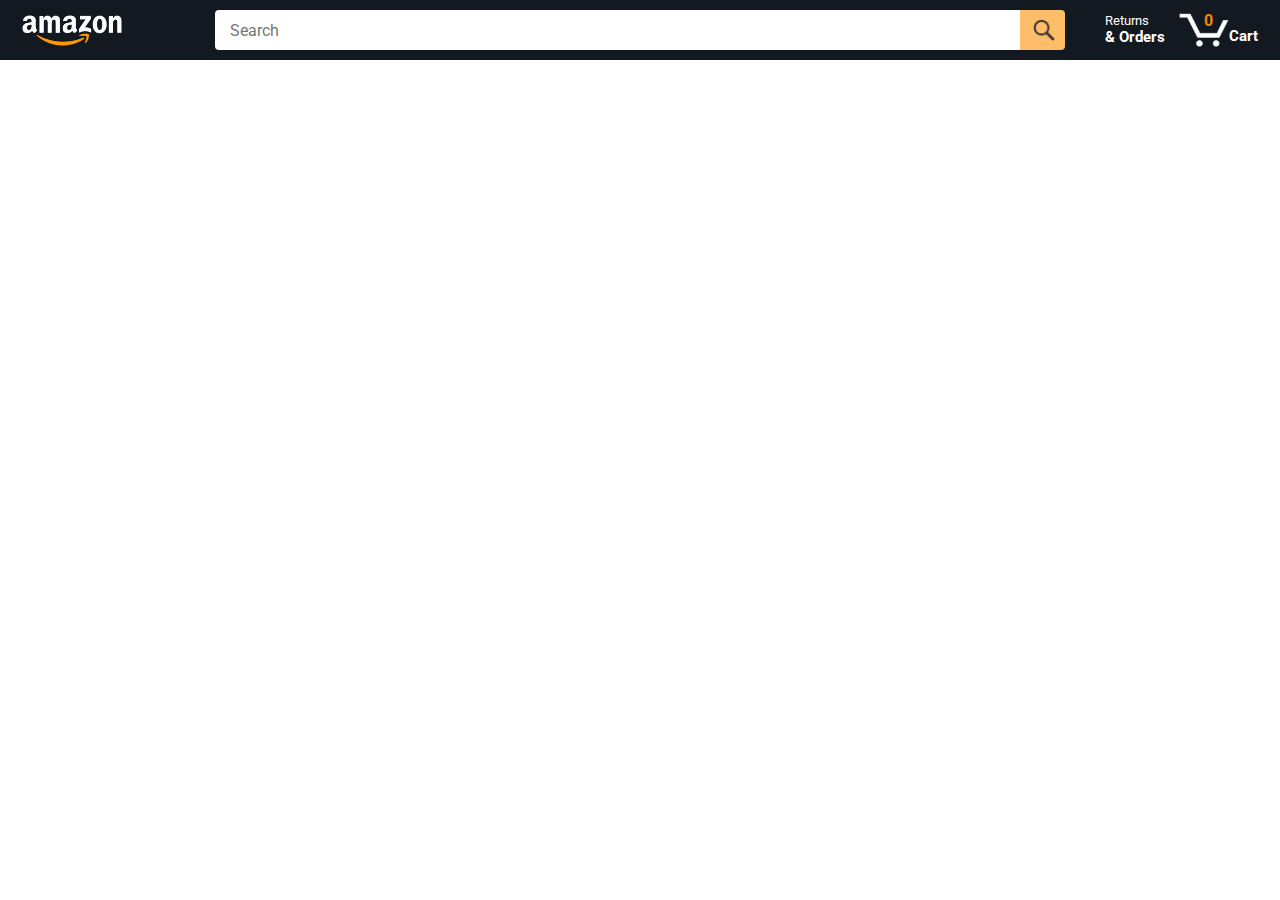
<file: index.html>
<!DOCTYPE html>
<html>
  <head>
    <title>Amazon Project</title>

    <!-- This code is needed for responsive design to work.
      (Responsive design = make the website look good on
      smaller screen sizes like a phone or a tablet). -->
    <meta name="viewport" content="width=device-width, initial-scale=1">

    <!-- Load a font called Roboto from Google Fonts. -->
    <link rel="preconnect" href="https://fonts.googleapis.com">
    <link rel="preconnect" href="https://fonts.gstatic.com" crossorigin>
    <link href="https://fonts.googleapis.com/css2?family=Roboto:wght@400;500;700&display=swap" rel="stylesheet">
    <link rel="shortcut icon" href="./images\amazon-mobile-logo-white.png" />
    <!-- Here are the CSS files for this page. -->
    <link rel="stylesheet" href="styles/shared/general.css">
    <link rel="stylesheet" href="styles/shared/amazon-header.css">
    <link rel="stylesheet" href="styles/pages/amazon.css">
  </head>
  <body>
    <div class="amazon-header">
      <div class="amazon-header-left-section">
        <a href="index.html" class="header-link">
          <img class="amazon-logo"
            src="images/amazon-logo-white.png">
          <img class="amazon-mobile-logo"
            src="images/amazon-mobile-logo-white.png">
        </a>
      </div>

      <div class="amazon-header-middle-section">
        <input class="search-bar" type="text" placeholder="Search">

        <button class="search-button">
          <img class="search-icon" src="images/icons/search-icon.png">
        </button>
      </div>

      <div class="amazon-header-right-section">
        <a class="orders-link header-link" href="orders.html">
          <span class="returns-text">Returns</span>
          <span class="orders-text">& Orders</span>
        </a>

        <a class="cart-link header-link" href="checkout.html">
          <img class="cart-icon" src="images/icons/cart-icon.png">
          <div class="cart-quantity js-cart-quantity">0</div>
          <div class="cart-text">Cart</div>
        </a>
      </div>
    </div>

    <div class="main">
      <div class="products-grid js-products-grid">
      </div>
    </div>

    <script type="module" src="scripts/index.js"></script>
  </body>
</html>
</file>
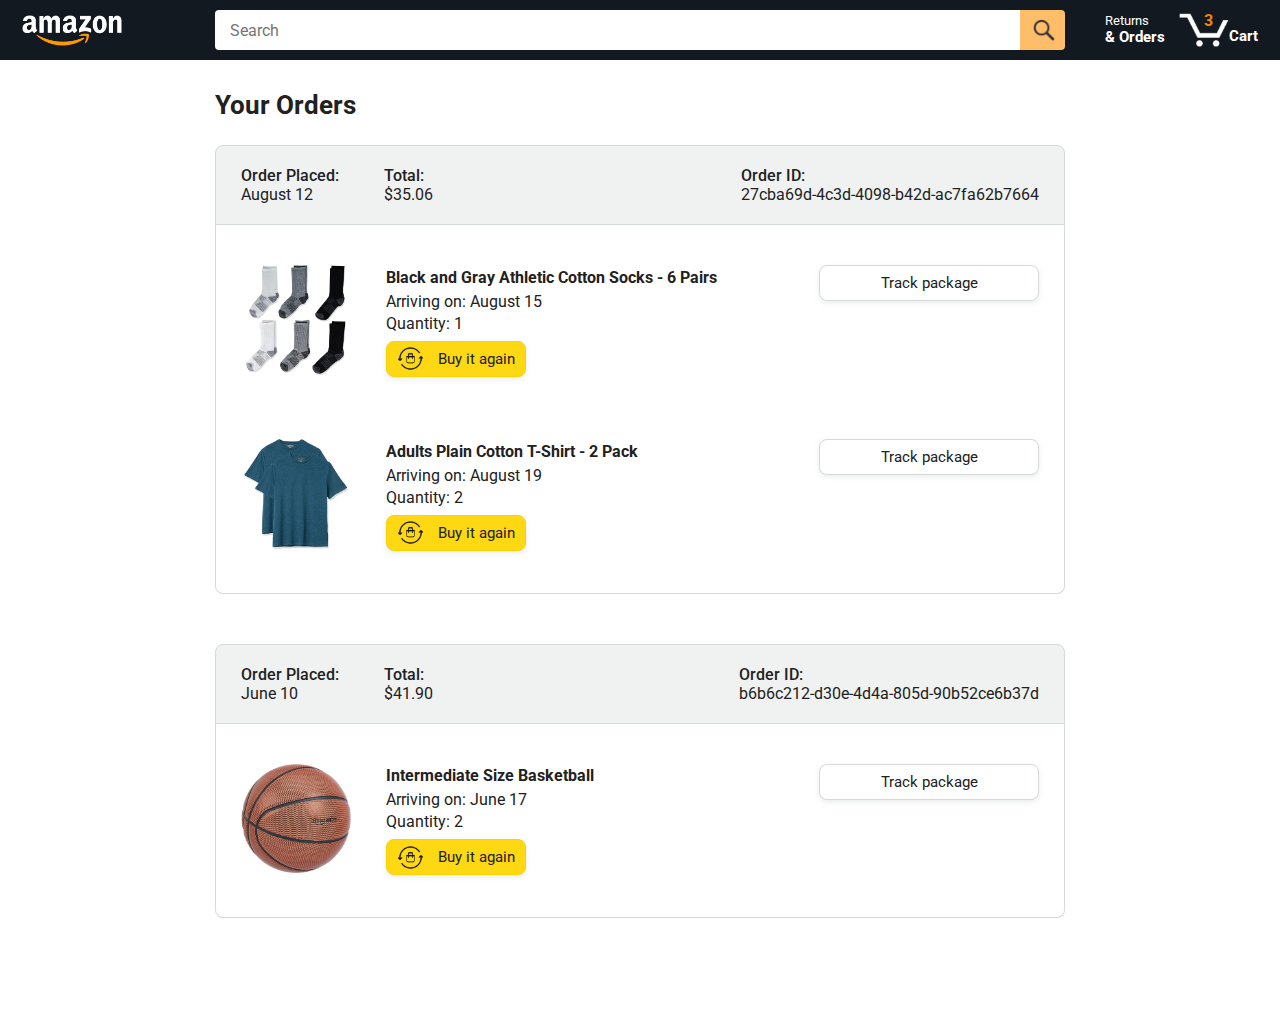
<file: orders.html>
<!DOCTYPE html>
<html>
  <head>
    <title>Orders</title>

    <!-- This code is needed for responsive design to work.
      (Responsive design = make the website look good on
      smaller screen sizes like a phone or a tablet). -->
    <meta name="viewport" content="width=device-width, initial-scale=1">

    <!-- Load a font called Roboto from Google Fonts. -->
    <link rel="preconnect" href="https://fonts.googleapis.com">
    <link rel="preconnect" href="https://fonts.gstatic.com" crossorigin>
    <link href="https://fonts.googleapis.com/css2?family=Roboto:wght@400;500;700&display=swap" rel="stylesheet">

    <!-- Here are the CSS files for this page. -->
    <link rel="stylesheet" href="styles/shared/general.css">
    <link rel="stylesheet" href="styles/shared/amazon-header.css">
    <link rel="stylesheet" href="styles/pages/orders.css">
  </head>
  <body>
    <div class="amazon-header">
      <div class="amazon-header-left-section">
        <a href="index.html" class="header-link">
          <img class="amazon-logo"
            src="images/amazon-logo-white.png">
          <img class="amazon-mobile-logo"
            src="images/amazon-mobile-logo-white.png">
        </a>
      </div>

      <div class="amazon-header-middle-section">
        <input class="search-bar" type="text" placeholder="Search">

        <button class="search-button">
          <img class="search-icon" src="images/icons/search-icon.png">
        </button>
      </div>

      <div class="amazon-header-right-section">
        <a class="orders-link header-link" href="orders.html">
          <span class="returns-text">Returns</span>
          <span class="orders-text">& Orders</span>
        </a>

        <a class="cart-link header-link" href="checkout.html">
          <img class="cart-icon" src="images/icons/cart-icon.png">
          <div class="cart-quantity">3</div>
          <div class="cart-text">Cart</div>
        </a>
      </div>
    </div>

    <div class="main">
      <div class="page-title">Your Orders</div>

      <div class="orders-grid">
        <div class="order-container">
          
          <div class="order-header">
            <div class="order-header-left-section">
              <div class="order-date">
                <div class="order-header-label">Order Placed:</div>
                <div>August 12</div>
              </div>
              <div class="order-total">
                <div class="order-header-label">Total:</div>
                <div>$35.06</div>
              </div>
            </div>

            <div class="order-header-right-section">
              <div class="order-header-label">Order ID:</div>
              <div>27cba69d-4c3d-4098-b42d-ac7fa62b7664</div>
            </div>
          </div>

          <div class="order-details-grid">
            <div class="product-image-container">
              <img src="images/products/athletic-cotton-socks-6-pairs.jpg">
            </div>

            <div class="product-details">
              <div class="product-name">
                Black and Gray Athletic Cotton Socks - 6 Pairs
              </div>
              <div class="product-delivery-date">
                Arriving on: August 15
              </div>
              <div class="product-quantity">
                Quantity: 1
              </div>
              <button class="buy-again-button button-primary">
                <img class="buy-again-icon" src="images/icons/buy-again.png">
                <span class="buy-again-message">Buy it again</span>
              </button>
            </div>

            <div class="product-actions">
              <a href="tracking.html">
                <button class="track-package-button button-secondary">
                  Track package
                </button>
              </a>
            </div>

            <div class="product-image-container">
              <img src="images/products/adults-plain-cotton-tshirt-2-pack-teal.jpg">
            </div>

            <div class="product-details">
              <div class="product-name">
                Adults Plain Cotton T-Shirt - 2 Pack
              </div>
              <div class="product-delivery-date">
                Arriving on: August 19
              </div>
              <div class="product-quantity">
                Quantity: 2
              </div>
              <button class="buy-again-button button-primary">
                <img class="buy-again-icon" src="images/icons/buy-again.png">
                <span class="buy-again-message">Buy it again</span>
              </button>
            </div>

            <div class="product-actions">
              <a href="tracking.html?orderId=123&productId=456">
                <button class="track-package-button button-secondary">
                  Track package
                </button>
              </a>
            </div>
          </div>
        </div>

        <div class="order-container">

          <div class="order-header">
            <div class="order-header-left-section">
              <div class="order-date">
                <div class="order-header-label">Order Placed:</div>
                <div>June 10</div>
              </div>
              <div class="order-total">
                <div class="order-header-label">Total:</div>
                <div>$41.90</div>
              </div>
            </div>

            <div class="order-header-right-section">
              <div class="order-header-label">Order ID:</div>
              <div>b6b6c212-d30e-4d4a-805d-90b52ce6b37d</div>
            </div>
          </div>

          <div class="order-details-grid">
            <div class="product-image-container">
              <img src="images/products/intermediate-composite-basketball.jpg">
            </div>

            <div class="product-details">
              <div class="product-name">
                Intermediate Size Basketball
              </div>
              <div class="product-delivery-date">
                Arriving on: June 17
              </div>
              <div class="product-quantity">
                Quantity: 2
              </div>
              <button class="buy-again-button button-primary">
                <img class="buy-again-icon" src="images/icons/buy-again.png">
                <span class="buy-again-message">Buy it again</span>
              </button>
            </div>

            <div class="product-actions">
              <a href="tracking.html">
                <button class="track-package-button button-secondary">
                  Track package
                </button>
              </a>
            </div>
          </div>
        </div>
      </div>
    </div>
  </body>
</html>
</file>
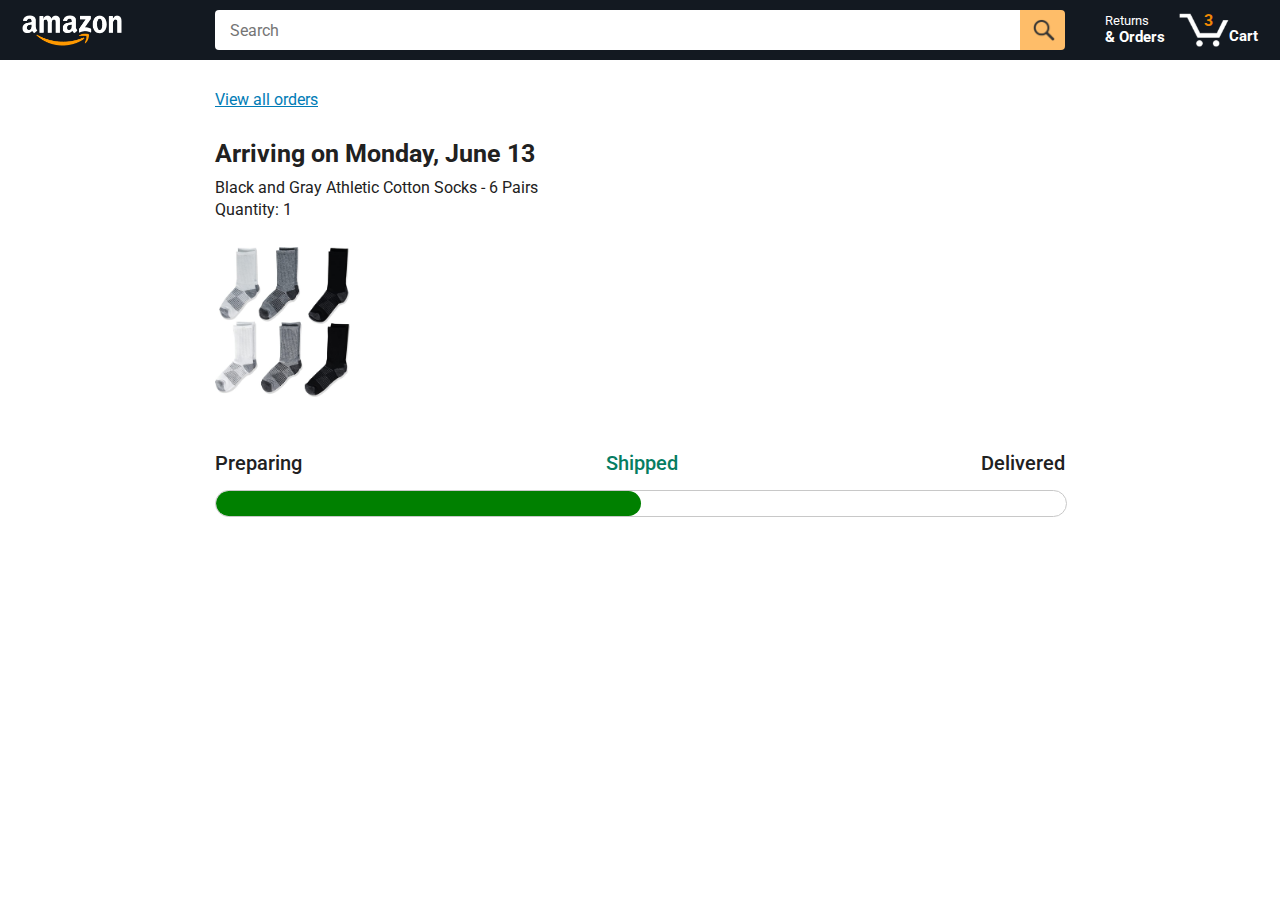
<file: tracking.html>
<!DOCTYPE html>
<html>
  <head>
    <title>Tracking</title>

    <!-- This code is needed for responsive design to work.
      (Responsive design = make the website look good on
      smaller screen sizes like a phone or a tablet). -->
    <meta name="viewport" content="width=device-width, initial-scale=1">

    <!-- Load a font called Roboto from Google Fonts. -->
    <link rel="preconnect" href="https://fonts.googleapis.com">
    <link rel="preconnect" href="https://fonts.gstatic.com" crossorigin>
    <link href="https://fonts.googleapis.com/css2?family=Roboto:wght@400;500;700&display=swap" rel="stylesheet">

    <!-- Here are the CSS files for this page. -->
    <link rel="stylesheet" href="styles/shared/general.css">
    <link rel="stylesheet" href="styles/shared/amazon-header.css">
    <link rel="stylesheet" href="styles/pages/tracking.css">
  </head>
  <body>
    <div class="amazon-header">
      <div class="amazon-header-left-section">
        <a href="index.html" class="header-link">
          <img class="amazon-logo"
            src="images/amazon-logo-white.png">
          <img class="amazon-mobile-logo"
            src="images/amazon-mobile-logo-white.png">
        </a>
      </div>

      <div class="amazon-header-middle-section">
        <input class="search-bar" type="text" placeholder="Search">

        <button class="search-button">
          <img class="search-icon" src="images/icons/search-icon.png">
        </button>
      </div>

      <div class="amazon-header-right-section">
        <a class="orders-link header-link" href="orders.html">
          <span class="returns-text">Returns</span>
          <span class="orders-text">& Orders</span>
        </a>

        <a class="cart-link header-link" href="checkout.html">
          <img class="cart-icon" src="images/icons/cart-icon.png">
          <div class="cart-quantity">3</div>
          <div class="cart-text">Cart</div>
        </a>
      </div>
    </div>

    <div class="main">
      <div class="order-tracking">
        <a class="back-to-orders-link link-primary" href="orders.html">
          View all orders
        </a>

        <div class="delivery-date">
          Arriving on Monday, June 13
        </div>

        <div class="product-info">
          Black and Gray Athletic Cotton Socks - 6 Pairs
        </div>

        <div class="product-info">
          Quantity: 1
        </div>

        <img class="product-image" src="images/products/athletic-cotton-socks-6-pairs.jpg">

        <div class="progress-labels-container">
          <div class="progress-label">
            Preparing
          </div>
          <div class="progress-label current-status">
            Shipped
          </div>
          <div class="progress-label">
            Delivered
          </div>
        </div>

        <div class="progress-bar-container">
          <div class="progress-bar"></div>
        </div>
      </div>
    </div>

    <script>
      const url = new URL(window.location.href);
    
      console.log(url.searchParams.get("orderId"))
      console.log(url.searchParams.get("productId"))

    </script>
  </body>
</html>
</file>
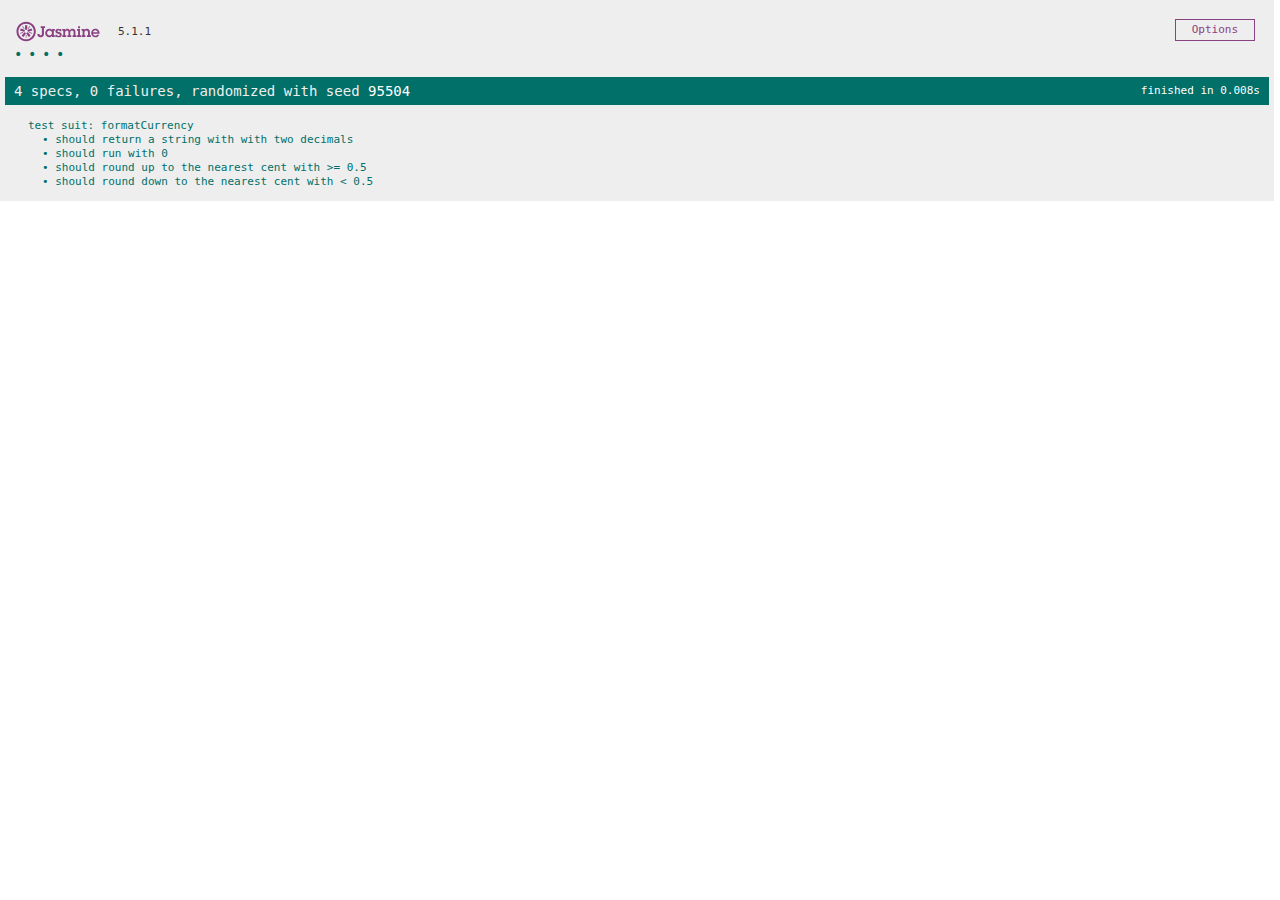
<file: tests-jasmine/SpecRunner.html>
<!DOCTYPE html>
<html>
<head>
  <meta charset="utf-8">
  <title>Jasmine Spec Runner v5.1.1</title>

  <link rel="shortcut icon" type="image/png" href="lib/jasmine-5.1.1/jasmine_favicon.png">
  <link rel="stylesheet" href="lib/jasmine-5.1.1/jasmine.css">

  <script src="lib/jasmine-5.1.1/jasmine.js"></script>
  <script src="lib/jasmine-5.1.1/jasmine-html.js"></script>
  <script src="lib/jasmine-5.1.1/boot0.js"></script>
  <!-- optional: include a file here that configures the Jasmine env -->
  <script src="lib/jasmine-5.1.1/boot1.js"></script>

  <!-- include source files here... -->


  <!-- include spec files here... -->
  <script src="spec/moneyTest.js" type="module"></script>

</head>

<body>
</body>
</html>
</file>
<file: styles/shared/general.css>
body {
  font-family: Roboto, Arial;
  color: rgb(33, 33, 33);
  /* The <body> element has a default margin of 8px
     on all sides. This removes the default margins. */
  margin: 0;
}

/* <p> elements have a default margin on the top
   and bottom. This removes the default margins. */
p {
  margin: 0;
}

button {
  cursor: pointer;
}

select {
  cursor: pointer;
}

input, select, button {
  font-family: Roboto, Arial;
}

.button-primary {
  color: rgb(33, 33, 33);
  background-color: rgb(255, 216, 20);
  border: 1px solid rgb(252, 210, 0);
  border-radius: 8px;
  cursor: pointer;
  box-shadow: 0 2px 5px rgba(213, 217, 217, 0.5);
}

.button-primary:hover {
  background-color: rgb(247, 202, 0);
  border: 1px solid rgb(242, 194, 0);
}

.button-primary:active {
  background: rgb(255, 216, 20);
  border-color: rgb(252, 210, 0);
  box-shadow: none;
}

.button-secondary {
  color: rgb(33, 33, 33);
  background: white;
  border: 1px solid rgb(213, 217, 217);
  border-radius: 8px;
  cursor: pointer;
  box-shadow: 0 2px 5px rgba(213, 217, 217, 0.5);
}

.button-secondary:hover {
  background-color: rgb(247, 250, 250);
}

.button-secondary:active {
  background-color: rgb(237, 253, 255);
  box-shadow: none;
}

/* These styles will limit text to 2 lines. Anything
   beyond 2 lines will be replaced with "..."
   You can find this code by using an A.I. tool or by
   searching in Google.
   https://css-tricks.com/almanac/properties/l/line-clamp/ */
.limit-text-to-2-lines {
  display: -webkit-box;
  -webkit-line-clamp: 2;
  -webkit-box-orient: vertical;
  overflow: hidden;
}

.link-primary {
  color: rgb(1, 124, 182);
  cursor: pointer;
}

.link-primary:hover {
  color: rgb(196, 80, 0);
}

/* Styles for dropdown selectors. */
select {
  color: rgb(33, 33, 33);
  background-color: rgb(240, 240, 240);
  border: 1px solid rgb(213, 217, 217);
  border-radius: 8px;
  padding: 3px 5px;
  font-size: 15px;
  cursor: pointer;
  box-shadow: 0 2px 5px rgba(213, 217, 217, 0.5);
}

select:focus,
input:focus {
  outline: 2px solid rgb(255, 153, 0);
}
</file>
<file: styles/shared/amazon-header.css>
.amazon-header {
  background-color: rgb(19, 25, 33);
  color: white;
  padding-left: 15px;
  padding-right: 15px;

  display: flex;
  align-items: center;
  justify-content: space-between;

  position: fixed;
  top: 0;
  left: 0;
  right: 0;
  height: 60px;
}

.amazon-header-left-section {
  width: 180px;
}

@media (max-width: 800px) {
  .amazon-header-left-section {
    width: unset;
  }
}

.header-link {
  display: inline-block;
  padding: 6px;
  border-radius: 2px;
  cursor: pointer;
  text-decoration: none;
  border: 1px solid rgba(0, 0, 0, 0);
}

.header-link:hover {
  border: 1px solid white;
}

.amazon-logo {
  width: 100px;
  margin-top: 5px;
}

.amazon-mobile-logo {
  display: none;
}

@media (max-width: 575px) {
  .amazon-logo {
    display: none;
  }

  .amazon-mobile-logo {
    display: block;
    height: 35px;
    margin-top: 5px;
  }
}

.amazon-header-middle-section {
  flex: 1;
  max-width: 850px;
  margin-left: 10px;
  margin-right: 10px;
  display: flex;
}

.search-bar {
  flex: 1;
  width: 0;
  font-size: 16px;
  height: 38px;
  padding-left: 15px;
  border: none;
  border-top-left-radius: 4px;
  border-bottom-left-radius: 4px;
  border-top-right-radius: 0;
  border-bottom-right-radius: 0;
}

.search-button {
  background-color: rgb(254, 189, 105);
  border: none;
  width: 45px;
  height: 40px;
  border-top-right-radius: 4px;
  border-bottom-right-radius: 4px;
  flex-shrink: 0;
}

.search-icon {
  height: 22px;
  margin-left: 2px;
  margin-top: 3px;
}

.amazon-header-right-section {
  width: 180px;
  flex-shrink: 0;
  display: flex;
  justify-content: end;
}

.orders-link {
  color: white;
}

.returns-text {
  display: block;
  font-size: 13px;
}

.orders-text {
  display: block;
  font-size: 15px;
  font-weight: 700;
}

.cart-link {
  color: white;
  display: flex;
  align-items: center;
  position: relative;
}

.cart-icon {
  width: 50px;
}

.cart-text {
  margin-top: 12px;
  font-size: 15px;
  font-weight: 700;
}

.cart-quantity {
  color: rgb(240, 136, 4);
  font-size: 16px;
  font-weight: 700;

  position: absolute;
  top: 4px;
  left: 22px;
  
  width: 26px;
  text-align: center;
}
</file>
<file: styles/pages/amazon.css>
.main {
  margin-top: 60px;
}

.products-grid {
  display: grid;

  /* - In CSS Grid, 1fr means a column will take up the
       remaining space in the grid.
     - If we write 1fr 1fr ... 1fr; 8 times, this will
       divide the grid into 8 columns, each taking up an
       equal amount of the space.
     - repeat(8, 1fr); is a shortcut for repeating "1fr"
       8 times (instead of typing out "1fr" 8 times).
       repeat(...) is a special property that works with
       display: grid; */
  grid-template-columns: repeat(8, 1fr);
}

/* @media is used to create responsive design (making the
   website look good on any screen size). This @media
   means when the screen width is 2000px or less, we
   will divide the grid into 7 columns instead of 8. */
@media (max-width: 2000px) {
  .products-grid {
    grid-template-columns: repeat(7, 1fr);
  }
}

/* This @media means when the screen width is 1600px or
   less, we will divide the grid into 6 columns. */
@media (max-width: 1600px) {
  .products-grid {
    grid-template-columns: repeat(6, 1fr);
  }
}

@media (max-width: 1300px) {
  .products-grid {
    grid-template-columns: repeat(5, 1fr);
  }
}

@media (max-width: 1000px) {
  .products-grid {
    grid-template-columns: repeat(4, 1fr);
  }
}

@media (max-width: 800px) {
  .products-grid {
    grid-template-columns: repeat(3, 1fr);
  }
}

@media (max-width: 575px) {
  .products-grid {
    grid-template-columns: repeat(2, 1fr);
  }
}

@media (max-width: 450px) {
  .products-grid {
    grid-template-columns: 1fr;
  }
}

.product-container {
  padding-top: 40px;
  padding-bottom: 25px;
  padding-left: 25px;
  padding-right: 25px;

  border-right: 1px solid rgb(231, 231, 231);
  border-bottom: 1px solid rgb(231, 231, 231);

  display: flex;
  flex-direction: column;
}

.product-image-container {
  display: flex;
  justify-content: center;
  align-items: center;

  height: 180px;
  margin-bottom: 20px;
}

.product-image {
  /* Images will overflow their container by default. To
    prevent this, we set max-width and max-height to 100%
    so they stay inside their container. */
  max-width: 100%;
  max-height: 100%;
}

.product-name {
  height: 40px;
  margin-bottom: 5px;
}

.product-rating-container {
  display: flex;
  align-items: center;
  margin-bottom: 10px;
}

.product-rating-stars {
  width: 100px;
  margin-right: 6px;
}

.product-rating-count {
  color: rgb(1, 124, 182);
  cursor: pointer;
  margin-top: 3px;
}

.product-price {
  font-weight: 700;
  margin-bottom: 10px;
}

.product-quantity-container {
  margin-bottom: 17px;
}

.product-spacer {
  flex: 1;
}

.added-to-cart {
  color: rgb(6, 125, 98);
  font-size: 16px;

  display: flex;
  align-items: center;
  margin-bottom: 8px;

  /* At first, the "Added to cart" message will
     be invisible. Use JavaScript to change the
     opacity and make it visible. */
  opacity: 0;
}

.added-to-cart-visible {
  opacity:1;
}

.added-to-cart img {
  height: 20px;
  margin-right: 5px;
}

.add-to-cart-button {
  width: 100%;
  padding: 8px;
  border-radius: 50px;
}
</file>
<file: styles/pages/orders.css>
.main {
  max-width: 850px;
  margin-top: 90px;
  margin-bottom: 100px;
  padding-left: 20px;
  padding-right: 20px;

  /* margin-left: auto;
     margin-right auto;
     Is a trick for centering an element horizontally
     without needing a container. */
  margin-left: auto;
  margin-right: auto;
}

.page-title {
  font-weight: 700;
  font-size: 26px;
  margin-bottom: 25px;
}

.orders-grid {
  display: grid;
  grid-template-columns: 1fr;
  row-gap: 50px;
}

.order-header {
  background-color: rgb(240, 242, 242);
  border: 1px solid rgb(213, 217, 217);

  display: flex;
  align-items: center;
  justify-content: space-between;

  padding: 20px 25px;
  border-top-left-radius: 8px;
  border-top-right-radius: 8px;
}

.order-header-left-section {
  display: flex;
  flex-shrink: 0;
}

.order-header-label {
  font-weight: 500;
}

.order-date,
.order-total {
  margin-right: 45px;
}

.order-header-right-section {
  flex-shrink: 1;
}

@media (max-width: 575px) {
  .order-header {
    flex-direction: column;
    align-items: start;
    line-height: 23px;
    padding: 15px;
  }

  .order-header-left-section {
    flex-direction: column;
  }

  .order-header-label {
    margin-right: 5px;
  }

  .order-date,
  .order-total {
    display: grid;
    grid-template-columns: auto 1fr;
    margin-right: 0;
  }

  .order-header-right-section {
    display: grid;
    grid-template-columns: auto 1fr;
  }
}

.order-details-grid {
  padding: 40px 25px;
  border: 1px solid rgb(213, 217, 217);
  border-top: none;
  border-bottom-left-radius: 8px;
  border-bottom-right-radius: 8px;

  display: grid;
  grid-template-columns: 110px 1fr 220px;
  column-gap: 35px;
  row-gap: 60px;
  align-items: center;
}

@media (max-width: 800px) {
  .order-details-grid {
    grid-template-columns: 110px 1fr;
    row-gap: 0;
    padding-bottom: 8px;
  }
}

@media (max-width: 450px) {
  .order-details-grid {
    grid-template-columns: 1fr;
  }
}

.product-image-container {
  text-align: center;
}

.product-image-container img {
  max-width: 110px;
  max-height: 110px;
}

.product-name {
  font-weight: 700;
  margin-bottom: 5px;
}

.product-delivery-date {
  margin-bottom: 3px;
}

.product-quantity {
  margin-bottom: 8px;
}

.buy-again-button {
  font-size: 15px;
  width: 140px;
  height: 36px;
  border-radius: 8px;

  display: flex;
  align-items: center;
  justify-content: center;
}

.buy-again-icon {
  width: 25px;
  margin-right: 15px;
}

.product-actions {
  align-self: start;
}

.track-package-button {
  width: 100%;
  font-size: 15px;
  padding: 8px;
}

@media (max-width: 800px) {
  .buy-again-button {
    margin-bottom: 10px;
  }

  .product-actions {
    /* grid-column: 2 means this element will be placed
       in column 2 in the grid. (Normally, the column that
       an element is placed in is determined by the order
       of the elements in the HTML. grid-column overrides
       this default ordering). */
    grid-column: 2;
    margin-bottom: 30px;
  }

  .track-package-button {
    width: 140px;
  }
}

@media (max-width: 450px) {
  .product-image-container {
    text-align: center;
    margin-bottom: 25px;
  }

  .product-image-container img {
    max-width: 150px;
    max-height: 150px;
  }

  .product-name {
    margin-bottom: 10px;
  }

  .product-quantity {
    margin-bottom: 15px;
  }

  .buy-again-button {
    width: 100%;
    margin-bottom: 15px;
  }

  .product-actions {
    /* grid-column: auto; undos grid-column: 2; from above.
       This element will now be placed in its normal column
       in the grid. */
    grid-column: auto;
    margin-bottom: 70px;
  }

  .track-package-button {
    width: 100%;
    padding: 12px;
  }
}
</file>
<file: styles/pages/tracking.css>
.main {
  max-width: 850px;
  margin-top: 90px;
  margin-bottom: 100px;
  padding-left: 30px;
  padding-right: 30px;

  /* margin-left: auto;
     margin-right auto;
     Is a trick for centering an element horizontally
     without needing a container. */
  margin-left: auto;
  margin-right: auto;
}

.back-to-orders-link {
  display: inline-block;
  margin-bottom: 30px;
}

.delivery-date {
  font-size: 25px;
  font-weight: 700;
  margin-bottom: 10px;
}

.product-info {
  margin-bottom: 3px;
}

.product-image {
  max-width: 150px;
  max-height: 150px;
  margin-top: 25px;
  margin-bottom: 50px;
}

.progress-labels-container {
  display: flex;
  justify-content: space-between;
  font-size: 20px;
  font-weight: 500;
  margin-bottom: 15px;
}

.current-status {
  color: rgb(6, 125, 98);
}

@media (max-width: 575px) {
  .progress-labels-container {
    font-size: 16px;
  }
}

@media (max-width: 450px) {
  .progress-labels-container {
    flex-direction: column;
    margin-bottom: 5px;
  }

  .progress-label {
    margin-bottom: 3px;
  }
}

.progress-bar-container {
  height: 25px;
  width: 100%;

  border: 1px solid rgb(200, 200, 200);
  border-radius: 50px;
  overflow: hidden;
}

.progress-bar {
  height: 100%;
  background-color: green;
  border-radius: 50px;
  width: 50%;
}
</file>
<file: tests-jasmine/lib/jasmine-5.1.1/jasmine.css>
@charset "UTF-8";
body {
  overflow-y: scroll;
}

.jasmine_html-reporter {
  width: 100%;
  background-color: #eee;
  padding: 5px;
  margin: -8px;
  font-size: 11px;
  font-family: Monaco, "Lucida Console", monospace;
  line-height: 14px;
  color: #333;
}
.jasmine_html-reporter a {
  text-decoration: none;
}
.jasmine_html-reporter a:hover {
  text-decoration: underline;
}
.jasmine_html-reporter p, .jasmine_html-reporter h1, .jasmine_html-reporter h2, .jasmine_html-reporter h3, .jasmine_html-reporter h4, .jasmine_html-reporter h5, .jasmine_html-reporter h6 {
  margin: 0;
  line-height: 14px;
}
.jasmine_html-reporter .jasmine-banner,
.jasmine_html-reporter .jasmine-symbol-summary,
.jasmine_html-reporter .jasmine-summary,
.jasmine_html-reporter .jasmine-result-message,
.jasmine_html-reporter .jasmine-spec .jasmine-description,
.jasmine_html-reporter .jasmine-spec-detail .jasmine-description,
.jasmine_html-reporter .jasmine-alert .jasmine-bar,
.jasmine_html-reporter .jasmine-stack-trace {
  padding-left: 9px;
  padding-right: 9px;
}
.jasmine_html-reporter .jasmine-banner {
  position: relative;
}
.jasmine_html-reporter .jasmine-banner .jasmine-title {
  background: url("[data-uri]") no-repeat;
  background: url("[data-uri]") no-repeat, none;
  background-size: 100%;
  display: block;
  float: left;
  width: 90px;
  height: 25px;
}
.jasmine_html-reporter .jasmine-banner .jasmine-version {
  margin-left: 14px;
  position: relative;
  top: 6px;
}
.jasmine_html-reporter #jasmine_content {
  position: fixed;
  right: 100%;
}
.jasmine_html-reporter .jasmine-banner {
  margin-top: 14px;
}
.jasmine_html-reporter .jasmine-duration {
  color: #fff;
  float: right;
  line-height: 28px;
  padding-right: 9px;
}
.jasmine_html-reporter .jasmine-symbol-summary {
  overflow: hidden;
  margin: 14px 0;
}
.jasmine_html-reporter .jasmine-symbol-summary li {
  display: inline-block;
  height: 10px;
  width: 14px;
  font-size: 16px;
}
.jasmine_html-reporter .jasmine-symbol-summary li.jasmine-passed {
  font-size: 14px;
}
.jasmine_html-reporter .jasmine-symbol-summary li.jasmine-passed:before {
  color: #007069;
  content: "•";
}
.jasmine_html-reporter .jasmine-symbol-summary li.jasmine-failed {
  line-height: 9px;
}
.jasmine_html-reporter .jasmine-symbol-summary li.jasmine-failed:before {
  color: #ca3a11;
  content: "×";
  font-weight: bold;
  margin-left: -1px;
}
.jasmine_html-reporter .jasmine-symbol-summary li.jasmine-excluded {
  font-size: 14px;
}
.jasmine_html-reporter .jasmine-symbol-summary li.jasmine-excluded:before {
  color: #bababa;
  content: "•";
}
.jasmine_html-reporter .jasmine-symbol-summary li.jasmine-excluded-no-display {
  font-size: 14px;
  display: none;
}
.jasmine_html-reporter .jasmine-symbol-summary li.jasmine-pending {
  line-height: 17px;
}
.jasmine_html-reporter .jasmine-symbol-summary li.jasmine-pending:before {
  color: #ba9d37;
  content: "*";
}
.jasmine_html-reporter .jasmine-symbol-summary li.jasmine-empty {
  font-size: 14px;
}
.jasmine_html-reporter .jasmine-symbol-summary li.jasmine-empty:before {
  color: #ba9d37;
  content: "•";
}
.jasmine_html-reporter .jasmine-run-options {
  float: right;
  margin-right: 5px;
  border: 1px solid #8a4182;
  color: #8a4182;
  position: relative;
  line-height: 20px;
}
.jasmine_html-reporter .jasmine-run-options .jasmine-trigger {
  cursor: pointer;
  padding: 8px 16px;
}
.jasmine_html-reporter .jasmine-run-options .jasmine-payload {
  position: absolute;
  display: none;
  right: -1px;
  border: 1px solid #8a4182;
  background-color: #eee;
  white-space: nowrap;
  padding: 4px 8px;
}
.jasmine_html-reporter .jasmine-run-options .jasmine-payload.jasmine-open {
  display: block;
}
.jasmine_html-reporter .jasmine-bar {
  line-height: 28px;
  font-size: 14px;
  display: block;
  color: #eee;
}
.jasmine_html-reporter .jasmine-bar.jasmine-failed, .jasmine_html-reporter .jasmine-bar.jasmine-errored {
  background-color: #ca3a11;
  border-bottom: 1px solid #eee;
}
.jasmine_html-reporter .jasmine-bar.jasmine-passed {
  background-color: #007069;
}
.jasmine_html-reporter .jasmine-bar.jasmine-incomplete {
  background-color: #bababa;
}
.jasmine_html-reporter .jasmine-bar.jasmine-skipped {
  background-color: #bababa;
}
.jasmine_html-reporter .jasmine-bar.jasmine-warning {
  margin-top: 14px;
  margin-bottom: 14px;
  background-color: #ba9d37;
  color: #333;
}
.jasmine_html-reporter .jasmine-bar.jasmine-menu {
  background-color: #fff;
  color: #000;
}
.jasmine_html-reporter .jasmine-bar.jasmine-menu a {
  color: blue;
  text-decoration: underline;
}
.jasmine_html-reporter .jasmine-bar a {
  color: white;
}
.jasmine_html-reporter.jasmine-spec-list .jasmine-bar.jasmine-menu.jasmine-failure-list,
.jasmine_html-reporter.jasmine-spec-list .jasmine-results .jasmine-failures {
  display: none;
}
.jasmine_html-reporter.jasmine-failure-list .jasmine-bar.jasmine-menu.jasmine-spec-list,
.jasmine_html-reporter.jasmine-failure-list .jasmine-summary {
  display: none;
}
.jasmine_html-reporter .jasmine-results {
  margin-top: 14px;
}
.jasmine_html-reporter .jasmine-summary {
  margin-top: 14px;
}
.jasmine_html-reporter .jasmine-summary ul {
  list-style-type: none;
  margin-left: 14px;
  padding-top: 0;
  padding-left: 0;
}
.jasmine_html-reporter .jasmine-summary ul.jasmine-suite {
  margin-top: 7px;
  margin-bottom: 7px;
}
.jasmine_html-reporter .jasmine-summary li.jasmine-passed a {
  color: #007069;
}
.jasmine_html-reporter .jasmine-summary li.jasmine-failed a {
  color: #ca3a11;
}
.jasmine_html-reporter .jasmine-summary li.jasmine-empty a {
  color: #ba9d37;
}
.jasmine_html-reporter .jasmine-summary li.jasmine-pending a {
  color: #ba9d37;
}
.jasmine_html-reporter .jasmine-summary li.jasmine-excluded a {
  color: #bababa;
}
.jasmine_html-reporter .jasmine-specs li.jasmine-passed a:before {
  content: "• ";
}
.jasmine_html-reporter .jasmine-specs li.jasmine-failed a:before {
  content: "× ";
}
.jasmine_html-reporter .jasmine-specs li.jasmine-empty a:before {
  content: "* ";
}
.jasmine_html-reporter .jasmine-specs li.jasmine-pending a:before {
  content: "• ";
}
.jasmine_html-reporter .jasmine-specs li.jasmine-excluded a:before {
  content: "• ";
}
.jasmine_html-reporter .jasmine-description + .jasmine-suite {
  margin-top: 0;
}
.jasmine_html-reporter .jasmine-suite {
  margin-top: 14px;
}
.jasmine_html-reporter .jasmine-suite a {
  color: #333;
}
.jasmine_html-reporter .jasmine-failures .jasmine-spec-detail {
  margin-bottom: 28px;
}
.jasmine_html-reporter .jasmine-failures .jasmine-spec-detail .jasmine-description {
  background-color: #ca3a11;
  color: white;
}
.jasmine_html-reporter .jasmine-failures .jasmine-spec-detail .jasmine-description a {
  color: white;
}
.jasmine_html-reporter .jasmine-result-message {
  padding-top: 14px;
  color: #333;
  white-space: pre-wrap;
}
.jasmine_html-reporter .jasmine-result-message span.jasmine-result {
  display: block;
}
.jasmine_html-reporter .jasmine-stack-trace {
  margin: 5px 0 0 0;
  max-height: 224px;
  overflow: auto;
  line-height: 18px;
  color: #666;
  border: 1px solid #ddd;
  background: white;
  white-space: pre;
}
.jasmine_html-reporter .jasmine-expander a {
  display: block;
  margin-left: 14px;
  color: blue;
  text-decoration: underline;
}
.jasmine_html-reporter .jasmine-expander-contents {
  display: none;
}
.jasmine_html-reporter .jasmine-expanded {
  padding-bottom: 10px;
}
.jasmine_html-reporter .jasmine-expanded .jasmine-expander-contents {
  display: block;
  margin-left: 14px;
  padding: 5px;
}
.jasmine_html-reporter .jasmine-debug-log {
  margin: 5px 0 0 0;
  padding: 5px;
  color: #666;
  border: 1px solid #ddd;
  background: white;
}
.jasmine_html-reporter .jasmine-debug-log table {
  border-spacing: 0;
}
.jasmine_html-reporter .jasmine-debug-log table, .jasmine_html-reporter .jasmine-debug-log th, .jasmine_html-reporter .jasmine-debug-log td {
  border: 1px solid #ddd;
}
</file>
